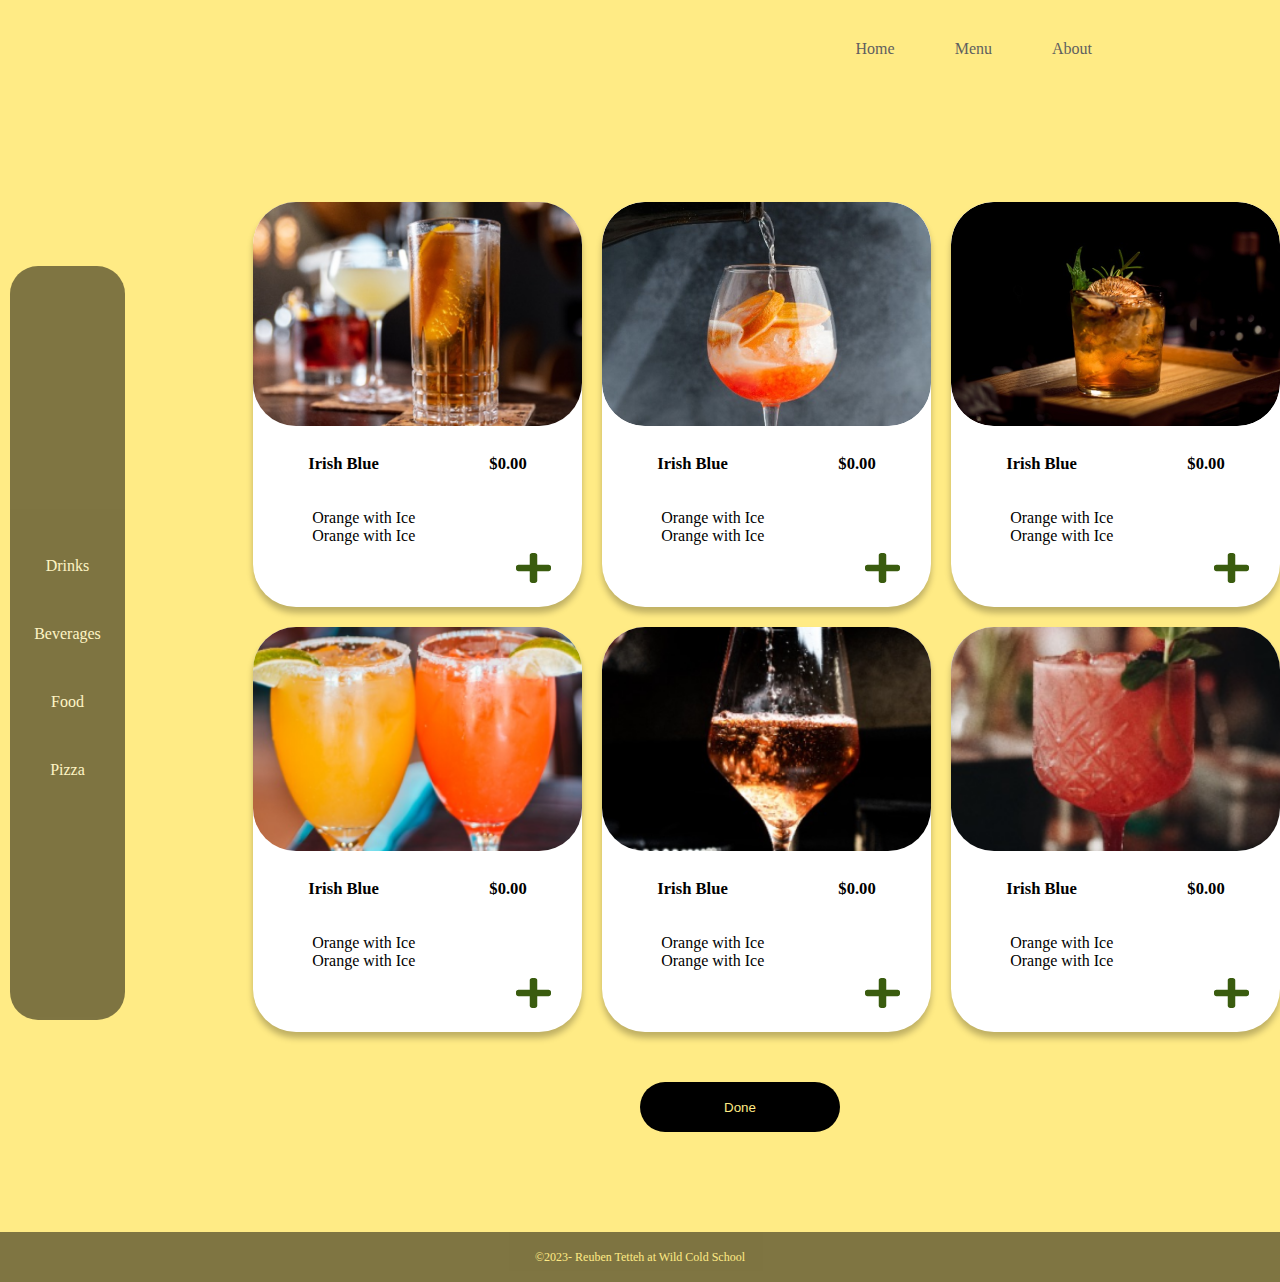
<file: order.html>
<!DOCTYPE html>
<html lang="en">
  <head>
    <meta charset="UTF-8" />
    <meta name="viewport" content="width=device-width, initial-scale=1.0" />
    <title>Order Your food or drink</title>
    <link rel="stylesheet" href="orderstyles.css".css">
  </head>
  <body>
    <div class="orderContainer">
      <header class="header">
        <nav class="navBar">
          <ul>
            <li><a href="index.html">Home</a></li>
            <li><a href="menu.html">Menu</a></li>
            <li><a href="">About</a></li>
          </ul>
        </nav>
      </header>

      <div class="content">
        <div class="leftNavBar leftNavBar2">
          <div class="leftNavBarDrinks leftFonts">Drinks</div>
          <div class="leftNavBarBeverages leftFonts">Beverages</div>
          <div class="leftNavBarFood leftFonts">Food</div>
          <div class="leftNavPizza leftFonts">Pizza</div>
        </div>
        <div class="gridContainer">
          <div class="cards card1">
            <div class="cardsContent">
              <div class="cardImage1 cardImageDim"></div>
              <div class="cardNameAndPrice">
                <h5 class="card1Name nameFont">Irish Blue</h5>
                <h5 class="card1Price nameFont">$0.00</h5>
              </div>
              <p>Orange with Ice</p>
              <p>Orange with Ice</p>
              <svg
                xmlns="http://www.w3.org/2000/svg"
                width="35"
                height="30"
                viewBox="0 0 35 30"
                fill="none"
              >
                <path
                  d="M32.5 11.7857H21.25V2.14286C21.25 0.959598 20.1305 0 18.75 0H16.25C14.8695 0 13.75 0.959598 13.75 2.14286V11.7857H2.5C1.11953 11.7857 0 12.7453 0 13.9286V16.0714C0 17.2547 1.11953 18.2143 2.5 18.2143H13.75V27.8571C13.75 29.0404 14.8695 30 16.25 30H18.75C20.1305 30 21.25 29.0404 21.25 27.8571V18.2143H32.5C33.8805 18.2143 35 17.2547 35 16.0714V13.9286C35 12.7453 33.8805 11.7857 32.5 11.7857Z"
                  fill="#3A5C0F"
                />
              </svg>
            </div>
          </div>
          <div class="cards card2">
            <div class="cardsContent">
              <div class="cardImage2 cardImageDim"></div>
              <div class="cardNameAndPrice">
                <h5 class="card2Name nameFont">Irish Blue</h5>
                <h5 class="card2Price nameFont">$0.00</h5>
              </div>
              <p>Orange with Ice</p>
              <p>Orange with Ice</p>
              <svg
                xmlns="http://www.w3.org/2000/svg"
                width="35"
                height="30"
                viewBox="0 0 35 30"
                fill="none"
              >
                <path
                  d="M32.5 11.7857H21.25V2.14286C21.25 0.959598 20.1305 0 18.75 0H16.25C14.8695 0 13.75 0.959598 13.75 2.14286V11.7857H2.5C1.11953 11.7857 0 12.7453 0 13.9286V16.0714C0 17.2547 1.11953 18.2143 2.5 18.2143H13.75V27.8571C13.75 29.0404 14.8695 30 16.25 30H18.75C20.1305 30 21.25 29.0404 21.25 27.8571V18.2143H32.5C33.8805 18.2143 35 17.2547 35 16.0714V13.9286C35 12.7453 33.8805 11.7857 32.5 11.7857Z"
                  fill="#3A5C0F"
                />
              </svg>
            </div>
          </div>
          <div class="cards card3">
            <div class="cardsContent">
              <div class="cardImage3 cardImageDim"></div>
              <div class="cardNameAndPrice">
                <h5 class="card3Name nameFont">Irish Blue</h5>
                <h5 class="card3Price nameFont">$0.00</h5>
              </div>
              <p>Orange with Ice</p>
              <p>Orange with Ice</p>
              <svg
                xmlns="http://www.w3.org/2000/svg"
                width="35"
                height="30"
                viewBox="0 0 35 30"
                fill="none"
              >
                <path
                  d="M32.5 11.7857H21.25V2.14286C21.25 0.959598 20.1305 0 18.75 0H16.25C14.8695 0 13.75 0.959598 13.75 2.14286V11.7857H2.5C1.11953 11.7857 0 12.7453 0 13.9286V16.0714C0 17.2547 1.11953 18.2143 2.5 18.2143H13.75V27.8571C13.75 29.0404 14.8695 30 16.25 30H18.75C20.1305 30 21.25 29.0404 21.25 27.8571V18.2143H32.5C33.8805 18.2143 35 17.2547 35 16.0714V13.9286C35 12.7453 33.8805 11.7857 32.5 11.7857Z"
                  fill="#3A5C0F"
                />
              </svg>
            </div>
          </div>
          <div class="cards card4">
            <div class="cardsContent">
              <div class="cardImage4 cardImageDim"></div>
              <div class="cardNameAndPrice">
                <h5 class="card4Name nameFont">Irish Blue</h5>
                <h5 class="card4Price nameFont">$0.00</h5>
              </div>
              <p>Orange with Ice</p>
              <p>Orange with Ice</p>
              <svg
                xmlns="http://www.w3.org/2000/svg"
                width="35"
                height="30"
                viewBox="0 0 35 30"
                fill="none"
              >
                <path
                  d="M32.5 11.7857H21.25V2.14286C21.25 0.959598 20.1305 0 18.75 0H16.25C14.8695 0 13.75 0.959598 13.75 2.14286V11.7857H2.5C1.11953 11.7857 0 12.7453 0 13.9286V16.0714C0 17.2547 1.11953 18.2143 2.5 18.2143H13.75V27.8571C13.75 29.0404 14.8695 30 16.25 30H18.75C20.1305 30 21.25 29.0404 21.25 27.8571V18.2143H32.5C33.8805 18.2143 35 17.2547 35 16.0714V13.9286C35 12.7453 33.8805 11.7857 32.5 11.7857Z"
                  fill="#3A5C0F"
                />
              </svg>
            </div>
          </div>
          <div class="cards card5">
            <div class="cardsContent">
              <div class="cardImage5 cardImageDim"></div>
              <div class="cardNameAndPrice">
                <h5 class="card5Name nameFont">Irish Blue</h5>
                <h5 class="card5Price nameFont">$0.00</h5>
              </div>
              <p>Orange with Ice</p>
              <p>Orange with Ice</p>
              <svg
                xmlns="http://www.w3.org/2000/svg"
                width="35"
                height="30"
                viewBox="0 0 35 30"
                fill="none"
              >
                <path
                  d="M32.5 11.7857H21.25V2.14286C21.25 0.959598 20.1305 0 18.75 0H16.25C14.8695 0 13.75 0.959598 13.75 2.14286V11.7857H2.5C1.11953 11.7857 0 12.7453 0 13.9286V16.0714C0 17.2547 1.11953 18.2143 2.5 18.2143H13.75V27.8571C13.75 29.0404 14.8695 30 16.25 30H18.75C20.1305 30 21.25 29.0404 21.25 27.8571V18.2143H32.5C33.8805 18.2143 35 17.2547 35 16.0714V13.9286C35 12.7453 33.8805 11.7857 32.5 11.7857Z"
                  fill="#3A5C0F"
                />
              </svg>
            </div>
          </div>
          <div class="cards card6">
            <div class="cardsContent">
              <div class="cardImage6 cardImageDim"></div>
              <div class="cardNameAndPrice">
                <h5 class="card6Name nameFont">Irish Blue</h5>
                <h5 class="card6Price nameFont">$0.00</h5>
              </div>
              <p>Orange with Ice</p>
              <p>Orange with Ice</p>
              <svg
                xmlns="http://www.w3.org/2000/svg"
                width="35"
                height="30"
                viewBox="0 0 35 30"
                fill="none"
              >
                <path
                  d="M32.5 11.7857H21.25V2.14286C21.25 0.959598 20.1305 0 18.75 0H16.25C14.8695 0 13.75 0.959598 13.75 2.14286V11.7857H2.5C1.11953 11.7857 0 12.7453 0 13.9286V16.0714C0 17.2547 1.11953 18.2143 2.5 18.2143H13.75V27.8571C13.75 29.0404 14.8695 30 16.25 30H18.75C20.1305 30 21.25 29.0404 21.25 27.8571V18.2143H32.5C33.8805 18.2143 35 17.2547 35 16.0714V13.9286C35 12.7453 33.8805 11.7857 32.5 11.7857Z"
                  fill="#3A5C0F"
                />
              </svg>
            </div>
          </div>
        </div>
      </div>
      <a href="orderList.html"><button class="btn" ">
        <span class="done">Done</span>
      </button></a>
      <footer>&copy;2023- Reuben Tetteh at Wild Cold School</footer>
    </div>
  </body>
</html>
</file>
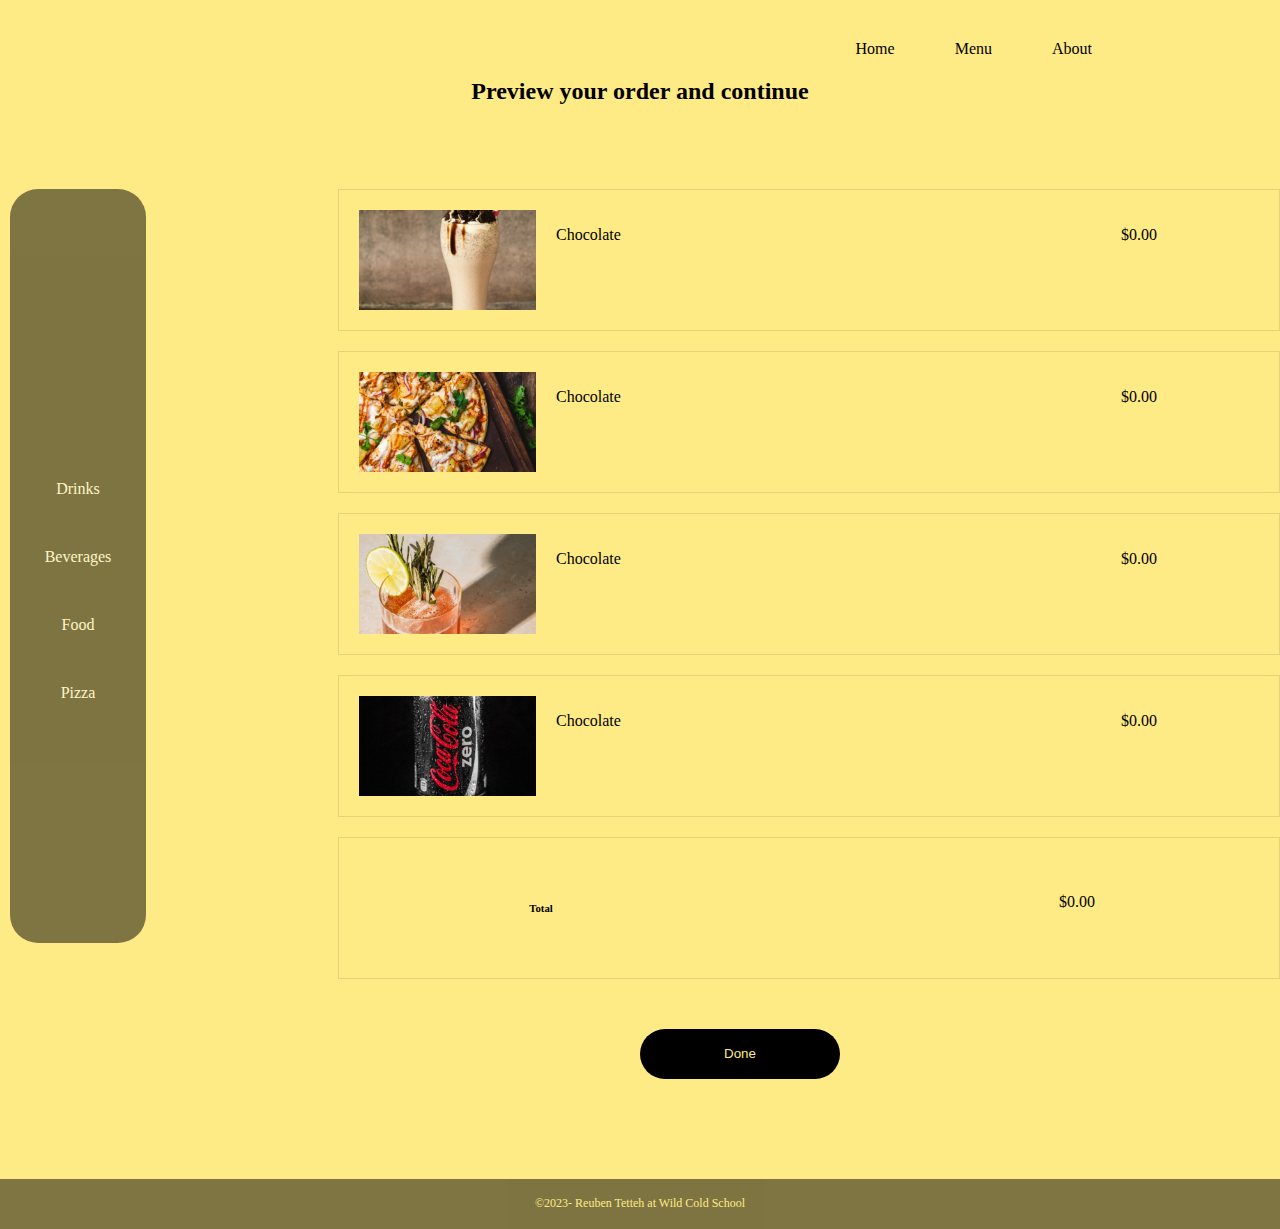
<file: orderList.html>
<!DOCTYPE html>
<html lang="en">
  <head>
    <meta charset="UTF-8" />
    <meta name="viewport" content="width=device-width, initial-scale=1.0" />
    <title>Order List</title>
    <link rel="stylesheet" href="orderList.css" />
  </head>
  <body>
    <div class="container">
      <header class="header">
        <nav class="navBar">
          <ul>
            <li><a href="index.html">Home</a></li>
            <li><a href="menu.html">Menu</a></li>
            <li><a href="">About</a></li>
          </ul>
        </nav>
      </header>
      <h2 class="previewList">Preview your order and continue</h2>
      <div class="content">
        <div class="leftNavBar">
          <div class="leftNavFonts">Drinks</div>
          <div class="leftNavFonts">Beverages</div>
          <div class="leftNavFonts">Food</div>
          <div class="leftNavFonts">Pizza</div>
        </div>
        <div class="gridcontents">
          <div class="card1 cards">
            <div class="images img1"></div>
            <div class="itemAndPrice">
              <div><p>Chocolate</p></div>
              <div><p class="cash">$0.00</p></div>
            </div>
          </div>
          <div class="card2 cards">
            <div class="images img2"></div>
            <div class="itemAndPrice">
              <div><p>Chocolate</p></div>
              <div><p class="cash">$0.00</p></div>
            </div>
          </div>
          <div class="card3 cards">
            <div class="images img3"></div>
            <div class="itemAndPrice">
              <div><p>Chocolate</p></div>
              <div><p class="cash">$0.00</p></div>
            </div>
          </div>
          <div class="card4 cards">
            <div class="images img4"></div>
            <div class="itemAndPrice">
              <div><p>Chocolate</p></div>
              <div><p class="cash">$0.00</p></div>
            </div>
          </div>
          <div class="card5 cards">
            <div class="itemAndPrice TotalPrice">
              <div><h6>Total</h6></div>
              <div><p class="cash">$0.00</p></div>
            </div>
          </div>
        </div>
      </div>
      <button class="btn"><span class="done">Done</span></button>
      <footer>&copy;2023- Reuben Tetteh at Wild Cold School</footer>
    </div>
  </body>
</html>
</file>
<file: orderstyles.css>
* {
  padding: 0;
}

body {
  margin: 0;
  box-sizing: border-box;
}

:root {
  --background: rgb(255, 235, 133);
  --button-color: ;
  --font-on-dark: white;
  --font-on-clear: black;
}
.orderContainer {
  background-color: var(--background);
  width: 100%;
  height: 100%;
}

ul {
  display: flex;
  justify-content: flex-end;
  margin-right: 10%;
  margin-top: 0;
}
ul li {
  margin-right: 60px;
  list-style: none;
  color: rgb(157, 156, 156);
  margin-top: 40px;
  cursor: pointer;
}

ul a {
  color: rgb(95, 95, 95);
  text-decoration: none;
}

.content {
  display: flex;
}

.gridContainer {
  display: grid;
  grid-template-columns: 1fr 1fr 1fr;
  grid-template-rows: 1fr 1fr;
  gap: 20px;
  margin-left: 10%;
  margin-top: 10%;
}

.cards {
  background-color: var(--font-on-dark);
  border-radius: 43px;
  background: #fff;
  box-shadow: 0px 6px 6px 0px rgba(0, 0, 0, 0.25);
  width: 329px;
  height: 405px;
}

.cardImageDim {
  width: 329px;
  height: 224px;
  border-radius: 43px;
}

.cardImage1 {
  background-image: url(resources/Rectangle\ 130.png);
  background-position: center;
  background-size: cover;
  background-repeat: no-repeat;
}
.cardImage2 {
  background-image: url(resources/ordercard2.png);
  background-position: center;
  background-size: cover;
  background-repeat: no-repeat;
}
.cardImage3 {
  background-image: url(resources/orderCard3.png);
  background-position: center;
  background-size: cover;
  background-repeat: no-repeat;
}
.cardImage4 {
  background-image: url(resources/orderCard4.png);
  background-position: center;
  background-size: cover;
  background-repeat: no-repeat;
}
.cardImage5 {
  background-image: url(resources/orderCard5.png);
  background-position: center;
  background-size: cover;
  background-repeat: no-repeat;
}
.cardImage6 {
  background-image: url(resources/orderCard6.png);
  background-position: center;
  background-size: cover;
  background-repeat: no-repeat;
}

.cardNameAndPrice {
  display: flex;
  justify-content: space-around;
  font-size: 20px;
}
.cardsContent p {
  line-height: 1.8px;
  margin-left: 18%;
}

.cardsContent svg {
  margin-left: 80%;
}

.leftNavBar {
  width: 155px;
  height: 754px;
  border-radius: 28px;
  opacity: 0.5;
  background: var(--font-on-clear);
  margin-left: 10px;
  margin-top: 15%;
  color: var(--font-on-dark);
  display: flex;
  flex-direction: column;
  align-items: center;
  justify-content: center;
}

.leftFonts {
  margin-top: 50px;
}

.btn {
  height: 50px;
  width: 200px;
  padding: 15px;
  border-radius: 32px;
  display: flex;
  align-items: center;
  justify-content: center;
  border: none;
  margin-left: 50%;
  margin-top: 50px;
  margin-bottom: 100px;
  background-color: var(--font-on-clear);
  color: var(--background);
}

.btn:hover {
  background-color: var(--font-on-clear);
  box-shadow: 2px 5px 5px rgba(247, 235, 173, 0.5);
}

ul li :hover {
  border-bottom: 2px solid black;
  padding: 5px;
  color: black;
}

.leftFonts:hover {
  color: rgb(255, 255, 255);
  background-color: rgb(129, 129, 129);
  padding: 5px 15px;
  border-radius: 10px;
}

footer {
  height: 50px;
  width: 100%;
  background-color: var(--font-on-clear);
  opacity: 0.5;
  text-align: center;
  color: var(--background);
  font-family: raleway;
  font-size: 12px;
  display: flex;
  justify-content: center;
  align-items: center;
}

a {
  text-decoration: none;
}

@media only screen and (max-width: 600px) {
  ul li {
    display: none;
  }

  .content {
    display: grid;
    grid-template-columns: 1fr 1fr;
  }
  .gridContainer {
    grid-template-columns: 1fr;
    grid-template-rows: repeat(6, 1fr);
    gap: 20px;
    margin-left: 0%;
    margin-top: 10%;
  }
  .leftNavBar {
    width: 80px;
    height: 854px;
    border-radius: 28px;
    opacity: 0.5;
    background: var(--font-on-clear);
    margin-left: 10px;
    margin-top: 15%;
    color: var(--font-on-dark);
    display: flex;
    flex-direction: column;
    align-items: center;
    justify-content: center;
  }

  .cards {
    background-color: var(--font-on-dark);
    border-radius: 20px;
    background: #fff;
    box-shadow: 0px 6px 6px 0px rgba(0, 0, 0, 0.25);
    width: 129px;
    height: 205px;
  }
  .cardImageDim {
    width: 129px;
    height: 100px;
    border-radius: 20px;
  }

  .cardNameAndPrice {
    display: flex;
    justify-content: space-around;
    font-size: 10px;
  }
  .cardsContent p {
    line-height: 1.8px;
    margin-left: 10%;
    font-size: 10px;
  }

  .cardsContent svg {
    margin-left: 70%;
    width: 20px;
    height: 20px;
  }
  .btn {
    height: 50px;
    width: 150px;
    padding: 15px;
    border-radius: 32px;
    display: flex;
    align-items: center;
    justify-content: center;
    border: none;
    margin-left: 30%;
    margin-top: 50px;
    margin-bottom: 100px;
    background-color: var(--font-on-clear);
    color: var(--background);
  }

  .btn:hover {
    background-color: var(--font-on-clear);
    box-shadow: 2px 5px 5px rgba(247, 235, 173, 0.5);
  }
}
</file>
<file: orderList.css>
* {
  padding: 0;
}

body {
  margin: 0;
  box-sizing: border-box;
}
:root {
  --background: rgb(255, 235, 133);
  --button-color: ;
  --font-on-dark: white;
  --font-on-clear: black;
}
.container {
  background-color: var(--background);
}

ul {
  display: flex;
  justify-content: flex-end;
  margin-right: 10%;
  margin-top: 0;
}
ul li {
  margin-right: 60px;
  list-style: none;
  color: var(--font-on-dark);
  margin-top: 40px;
  cursor: pointer;
}

ul a {
  color: var(--font-on-clear);
  text-decoration: none;
}

.content {
  display: flex;
}

.gridcontents {
  display: grid;
  grid-template-rows: repeat(5, 1fr);
  gap: 20px;
  margin-left: 15%;
  margin-top: 5%;
}

.cards {
  width: 900px;
  height: 100px;
  padding: 20px;
  border: 1px solid rgba(0, 0, 0, 0.1);
  display: flex;
}

.images {
  width: 177px;
  height: 100px;
  margin-right: 20px;
}

.img1 {
  background-image: url(resources/list1.png);
  background-size: cover;
  background-repeat: no-repeat;
  background-position: center;
}
.img2 {
  background-image: url(resources/list2.png);
  background-size: cover;
  background-repeat: no-repeat;
  background-position: center;
}
.img3 {
  background-image: url(resources/list3.png);
  background-size: cover;
  background-repeat: no-repeat;
  background-position: center;
}
.img4 {
  background-image: url(resources/list4.png);
  background-size: cover;
  background-repeat: no-repeat;
  background-position: center;
}

.itemAndPrice {
  display: grid;
  grid-template-columns: 1fr 1fr;
  gap: 500px;
}

.card5 {
  align-items: center;
  text-align: center;
  justify-content: center;
}

.leftNavBar {
  width: 155px;
  height: 754px;
  border-radius: 28px;
  opacity: 0.5;
  background: var(--font-on-clear);
  margin-left: 10px;
  margin-top: 5%;
  color: var(--font-on-dark);
  display: flex;
  flex-direction: column;
  align-items: center;
  justify-content: center;
}

.leftNavFonts {
  margin-top: 50px;
}

.btn {
  height: 50px;
  width: 200px;
  padding: 15px;
  border-radius: 32px;
  display: flex;
  align-items: center;
  justify-content: center;
  border: none;
  margin-left: 50%;
  margin-top: 50px;
  margin-bottom: 100px;
  background-color: var(--font-on-clear);
  color: var(--background);
}

.btn:hover {
  background-color: var(--font-on-clear);
  box-shadow: 2px 5px 5px rgba(247, 235, 173, 0.5);
}
ul li :hover {
  border-bottom: 2px solid black;
  padding: 5px;
  color: black;
}
footer {
  height: 50px;
  width: 100%;
  background-color: var(--font-on-clear);
  opacity: 0.5;
  text-align: center;
  color: var(--background);
  font-family: raleway;
  font-size: 12px;
  display: flex;
  justify-content: center;
  align-items: center;
}

.previewList {
  text-align: center;
}

@media only screen and (max-width: 600px) {
  ul li {
    display: none;
  }
  .leftNavBar {
    width: 65px;
    height: 754px;
    border-radius: 28px;
    opacity: 0.5;
    background: var(--font-on-clear);
    margin-left: 10px;
    margin-top: 5%;
    color: var(--font-on-dark);
    display: flex;
    flex-direction: column;
    align-items: center;
    justify-content: center;
    font-size: 12px;
  }

  .gridcontents {
    display: grid;
    grid-template-rows: repeat(5, 1fr);
    gap: 1px;
    /* height: 100vh; */
    padding-bottom: 1px;
    margin-bottom: 0px;
  }

  .cards {
    width: 170px;
    height: 50px;
    padding: 2px;
    margin-top: 0px;
  }
  .images {
    height: 50px;
    width: 60px;
    margin-left: 0;
  }
  .itemAndPrice {
    display: grid;
    grid-template-columns: 1fr 1fr;
    gap: 8px;
    font-size: 10px;
  }

  .btn {
    height: 50px;
    width: 150px;
    padding: 15px;
    border-radius: 32px;
    display: flex;
    align-items: center;
    justify-content: center;
    border: none;
    margin-left: 30%;
    margin-top: 5px;
    /* margin-bottom: 100px; */
    background-color: var(--font-on-clear);
    color: var(--background);
  }

  .btn:hover {
    background-color: var(--font-on-clear);
    box-shadow: 2px 5px 5px rgba(247, 235, 173, 0.5);
  }
}
</file>
